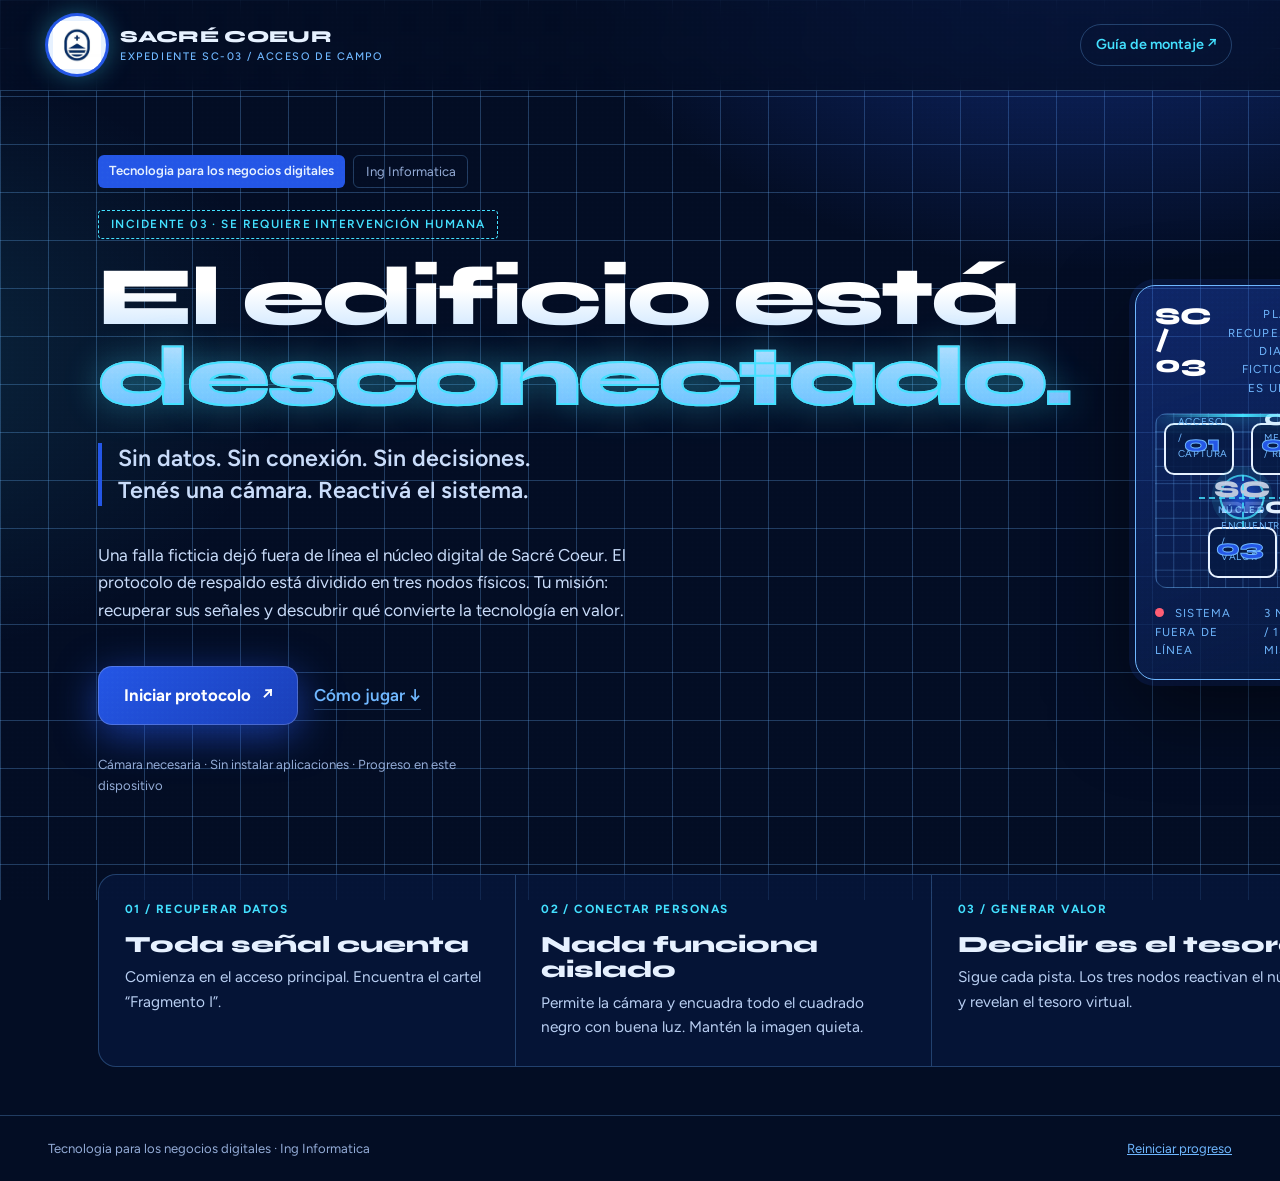
<file: index.html>
<!doctype html>
<html lang="es">
<meta charset="utf-8">
<meta name="viewport" content="width=device-width,initial-scale=1,viewport-fit=cover">
<meta name="theme-color" content="#030d24">
<title>Expediente SC-03 · El edificio desconectado</title>
<link rel="preconnect" href="https://fonts.googleapis.com">
<link rel="preconnect" href="https://fonts.gstatic.com" crossorigin>
<link rel="stylesheet" href="https://fonts.googleapis.com/css2?family=Figtree:wght@400;500;600;700&family=Syne:wght@700;800&display=swap">
<link rel="stylesheet" href="style.css">
<body>
<div class="grain"></div>
<header>
  <a class="brand" href="./"><span class="logo-wrap"><img src="ucu.jpg" alt="Logo de la Universidad Católica del Uruguay" width="68" height="68"></span><span>SACRÉ COEUR <small>EXPEDIENTE SC-03 / ACCESO DE CAMPO</small></span></a>
  <a href="montaje.html">Guía de montaje ↗</a>
</header>
<main>
  <section class="intro">
    <div class="academic"><strong>Tecnologia para los negocios digitales</strong><span>Ing Informatica</span></div>
    <span class="tag">INCIDENTE 03 · SE REQUIERE INTERVENCIÓN HUMANA</span>
    <h1>El edificio está<br><em>desconectado.</em></h1>
    <p class="lead">Sin datos. Sin conexión. Sin decisiones.<br>Tenés una cámara. Reactivá el sistema.</p>
    <p>Una falla ficticia dejó fuera de línea el núcleo digital de Sacré Coeur. El protocolo de respaldo está dividido en tres nodos físicos. Tu misión: recuperar sus señales y descubrir qué convierte la tecnología en valor.</p>
    <div class="actions"><button id="start">Iniciar protocolo <span>↗</span></button><a href="#como">Cómo jugar ↓</a></div>
    <p class="fine">Cámara necesaria · Sin instalar aplicaciones · Progreso en este dispositivo</p>
  </section>
  <section class="art blueprint" aria-label="Plano ficticio del núcleo digital SC-03">
    <div class="plan-top"><span>SC / 03</span><span>PLANO DE RECUPERACIÓN<br>DIAGRAMA FICTICIO · NO ES UN MAPA</span></div>
    <div class="floorplan">
      <div class="room r1"><span>01</span><b>DATOS</b><small>ACCESO / CAPTURA</small></div>
      <div class="room r2"><span>02</span><b>CONEXIÓN</b><small>MEMORIA / RED</small></div>
      <div class="room r3"><span>03</span><b>DECISIÓN</b><small>ENCUENTRO / VALOR</small></div>
      <div class="core"><span>SC</span><b>NÚCLEO</b></div>
      <div class="route route1"></div><div class="route route2"></div><span class="scanline"></span>
    </div>
    <div class="plan-bottom"><span><i></i> SISTEMA FUERA DE LÍNEA</span><span>3 NODOS / 1 MISIÓN</span></div>
  </section>
  <section id="como" class="steps">
    <article><b>01 / RECUPERAR DATOS</b><h2>Toda señal cuenta</h2><p>Comienza en el acceso principal. Encuentra el cartel “Fragmento I”.</p></article>
    <article><b>02 / CONECTAR PERSONAS</b><h2>Nada funciona aislado</h2><p>Permite la cámara y encuadra todo el cuadrado negro con buena luz. Mantén la imagen quieta.</p></article>
    <article><b>03 / GENERAR VALOR</b><h2>Decidir es el tesoro</h2><p>Sigue cada pista. Los tres nodos reactivan el núcleo y revelan el tesoro virtual.</p></article>
  </section>
</main>
<div id="play" hidden>
  <div class="hud"><button id="close" class="secondary">← Salir</button><b id="progress">0 / 3 fragmentos</b><span id="clock">00:00</span></div>
  <div id="scene"></div>
  <div class="reticle" aria-hidden="true"></div>
  <div class="clue" aria-live="polite"><span class="tag" id="status">BUSCANDO SEÑALES</span><h2 id="clueTitle">El primer fragmento</h2><p id="clueText">Busca el marcador I en el acceso principal.</p><div id="dots">○ ○ ○</div></div>
</div>
<dialog id="win">
  <span class="tag">PROTOCOLO SC-03 · SISTEMA RESTAURADO</span>
  <div class="heart">⌘</div>
  <h2>Datos + personas.<br><em>Valor real.</em></h2>
  <p>Recuperaste el núcleo SC-03. La tecnología genera valor cuando conecta datos y personas para tomar mejores decisiones. Ese es el tesoro de los negocios digitales.</p>
  <b id="result"></b>
  <p>Bruno · Maxi · Gonzalo / equipo de verificación: misión cumplida.</p>
  <button id="finish">Volver al inicio</button>
</dialog>
<footer>Tecnologia para los negocios digitales · Ing Informatica <button class="link" id="reset">Reiniciar progreso</button></footer>
<script src="game.js"></script>
</body>
</html>
</file>
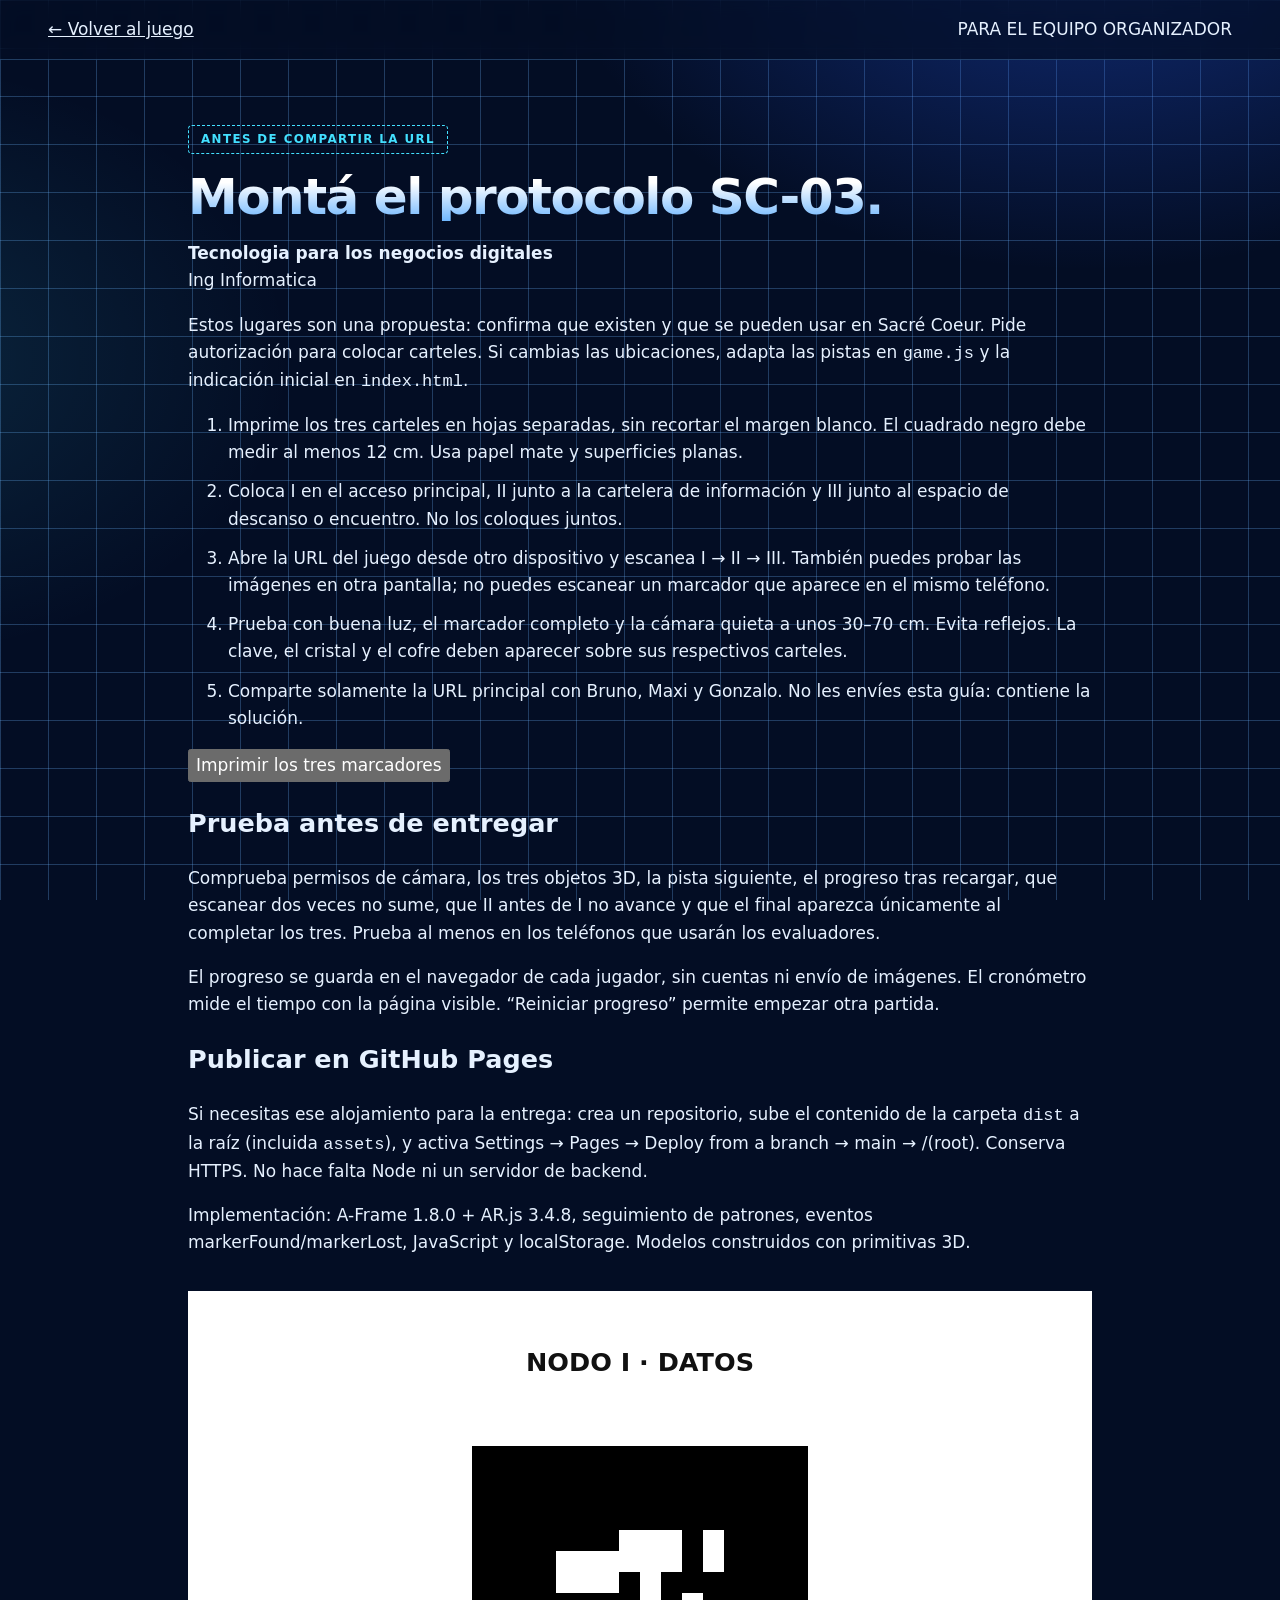
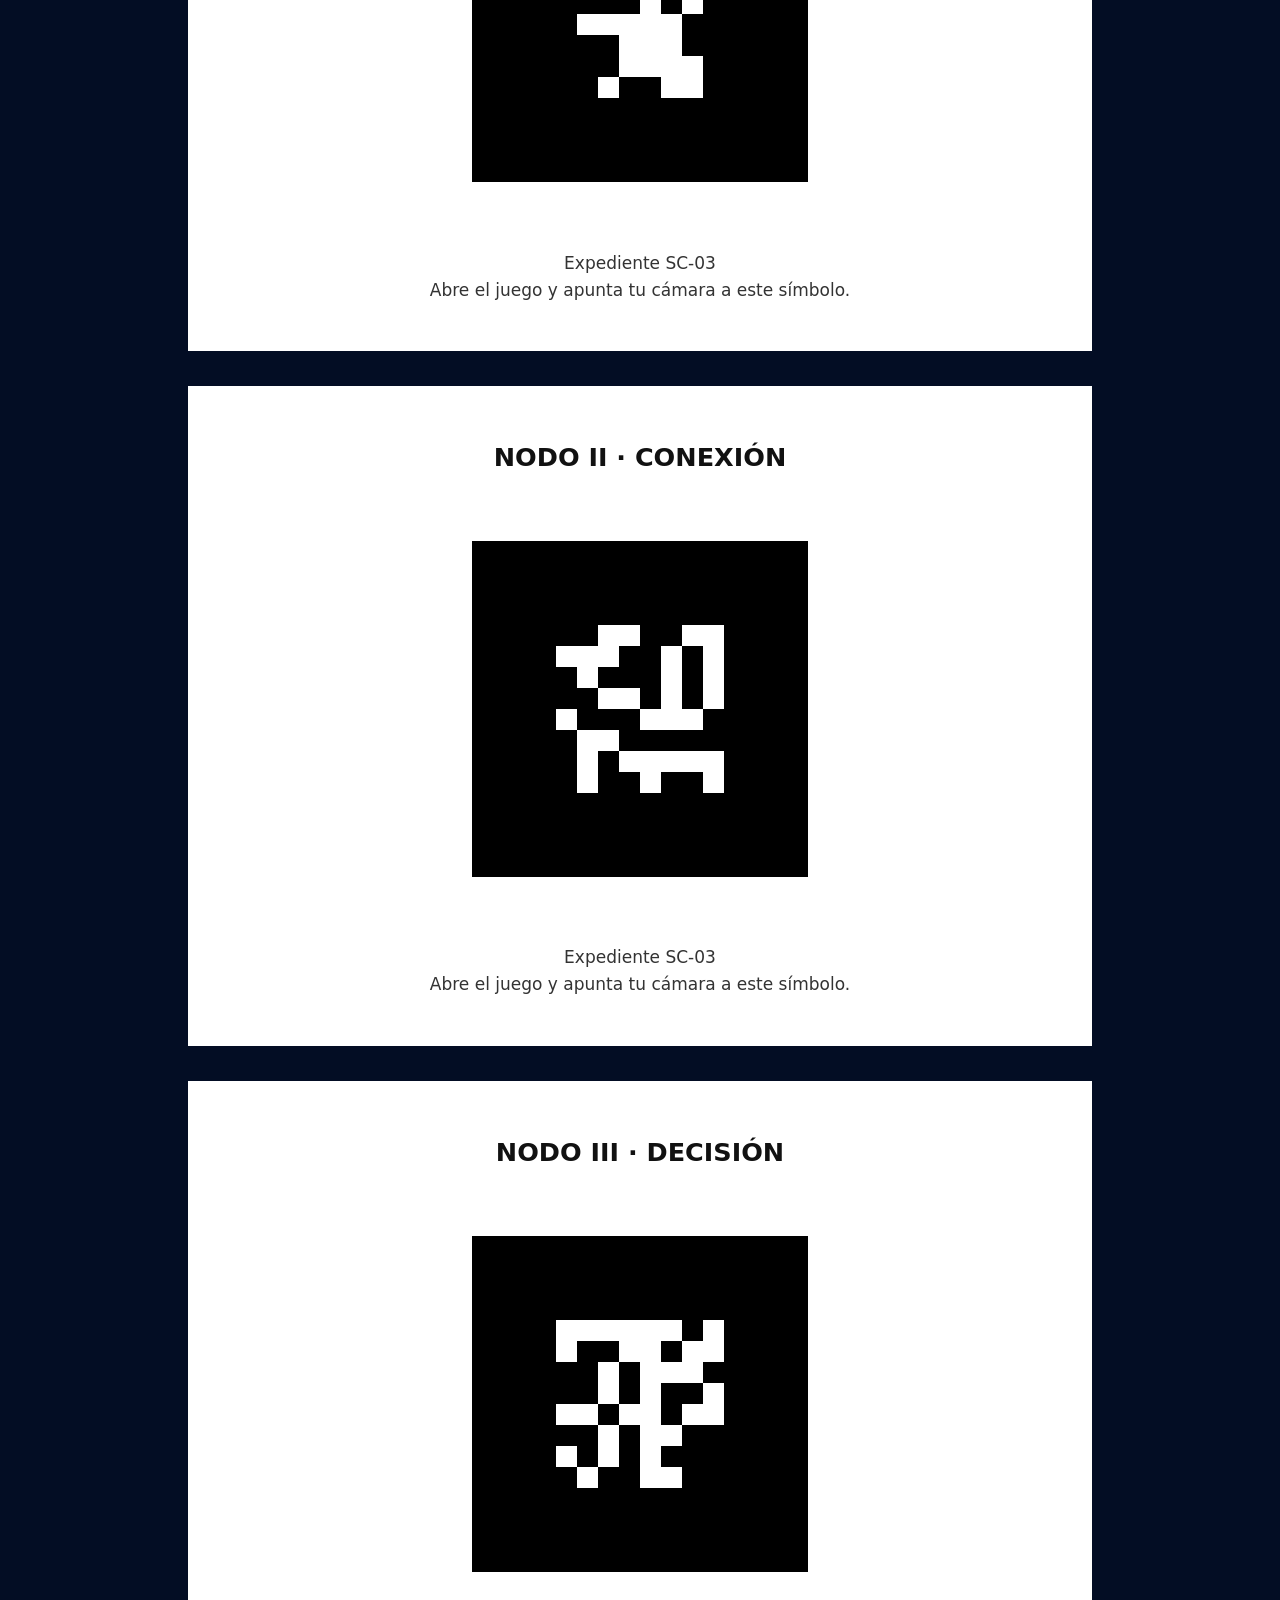
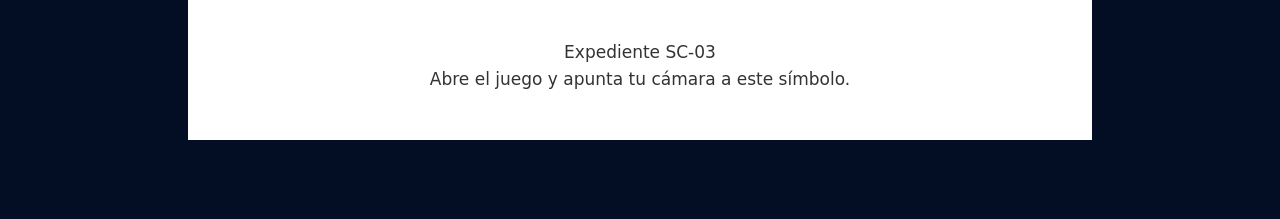
<file: montaje.html>
<!doctype html><html lang="es"><meta charset="utf-8"><meta name="viewport" content="width=device-width,initial-scale=1"><title>Montaje · Sacré Coeur</title><link rel="stylesheet" href="style.css"><style>main{display:block;max-width:1000px}h1{font-size:50px}.marker{background:white;color:#111;margin:35px 0;padding:30px;text-align:center;break-after:page}.marker img{width:min(100%,420px)}.marker p{color:#333}li{margin:12px 0}@media print{header,.guide,footer,.no-print{display:none}body,main{background:white;color:black;margin:0;padding:0}.marker{margin:0;padding:15mm}.marker img{width:140mm}h2{font-size:24pt}}</style><header><a href="./">← Volver al juego</a><span>PARA EL EQUIPO ORGANIZADOR</span></header><main><div class="guide"><span class="tag">ANTES DE COMPARTIR LA URL</span><h1>Montá el protocolo SC-03.</h1><p><strong>Tecnologia para los negocios digitales</strong><br>Ing Informatica</p><p>Estos lugares son una propuesta: confirma que existen y que se pueden usar en Sacré Coeur. Pide autorización para colocar carteles. Si cambias las ubicaciones, adapta las pistas en <code>game.js</code> y la indicación inicial en <code>index.html</code>.</p><ol><li>Imprime los tres carteles en hojas separadas, sin recortar el margen blanco. El cuadrado negro debe medir al menos 12 cm. Usa papel mate y superficies planas.</li><li>Coloca I en el acceso principal, II junto a la cartelera de información y III junto al espacio de descanso o encuentro. No los coloques juntos.</li><li>Abre la URL del juego desde otro dispositivo y escanea I → II → III. También puedes probar las imágenes en otra pantalla; no puedes escanear un marcador que aparece en el mismo teléfono.</li><li>Prueba con buena luz, el marcador completo y la cámara quieta a unos 30–70 cm. Evita reflejos. La clave, el cristal y el cofre deben aparecer sobre sus respectivos carteles.</li><li>Comparte solamente la URL principal con Bruno, Maxi y Gonzalo. No les envíes esta guía: contiene la solución.</li></ol><button onclick="print()">Imprimir los tres marcadores</button><h2>Prueba antes de entregar</h2><p>Comprueba permisos de cámara, los tres objetos 3D, la pista siguiente, el progreso tras recargar, que escanear dos veces no sume, que II antes de I no avance y que el final aparezca únicamente al completar los tres. Prueba al menos en los teléfonos que usarán los evaluadores.</p><p>El progreso se guarda en el navegador de cada jugador, sin cuentas ni envío de imágenes. El cronómetro mide el tiempo con la página visible. “Reiniciar progreso” permite empezar otra partida.</p><h2>Publicar en GitHub Pages</h2><p>Si necesitas ese alojamiento para la entrega: crea un repositorio, sube el contenido de la carpeta <code>dist</code> a la raíz (incluida <code>assets</code>), y activa Settings → Pages → Deploy from a branch → main → /(root). Conserva HTTPS. No hace falta Node ni un servidor de backend.</p><p>Implementación: A-Frame 1.8.0 + AR.js 3.4.8, seguimiento de patrones, eventos markerFound/markerLost, JavaScript y localStorage. Modelos construidos con primitivas 3D.</p></div>
<section class="marker"><h2>NODO I · DATOS</h2><img src="assets/fragmento0.png" alt="Marcador AR del fragmento I"><p>Expediente SC-03<br>Abre el juego y apunta tu cámara a este símbolo.</p></section><section class="marker"><h2>NODO II · CONEXIÓN</h2><img src="assets/fragmento1.png" alt="Marcador AR del fragmento II"><p>Expediente SC-03<br>Abre el juego y apunta tu cámara a este símbolo.</p></section><section class="marker"><h2>NODO III · DECISIÓN</h2><img src="assets/fragmento2.png" alt="Marcador AR del fragmento III"><p>Expediente SC-03<br>Abre el juego y apunta tu cámara a este símbolo.</p></section></main></html>
</file>
<file: style.css>
/* Expediente SC-03 · Cianotipo: azul de Prusia, cobalto y cian eléctrico */
:root{
  --ink:#030d24; --navy:#071a43; --prussian:#0c2a6b; --cobalt:#2456e6;
  --sky:#6fb7ff; --cyan:#43e0ff; --paper:#e6f1ff; --mute:#93abd6;
  --line:rgba(111,183,255,.28);
  --display:"Syne","Arial Black",system-ui,sans-serif;
  --body:"Figtree",system-ui,-apple-system,"Segoe UI",sans-serif;
  --safe-t:env(safe-area-inset-top,0px); --safe-b:env(safe-area-inset-bottom,0px);
}
*{box-sizing:border-box}
html{color-scheme:dark;scroll-behavior:smooth}
body{
  margin:0;min-height:100%;color:var(--paper);font:400 1.0625rem/1.6 var(--body);
  background:
    radial-gradient(900px 600px at 85% -10%,rgba(36,86,230,.45),transparent 60%),
    radial-gradient(700px 500px at -10% 40%,rgba(67,224,255,.12),transparent 60%),
    linear-gradient(var(--line) 1px,transparent 1px) 0 0/48px 48px,
    linear-gradient(90deg,var(--line) 1px,transparent 1px) 0 0/48px 48px,
    var(--ink);
  background-attachment:fixed;
  padding:var(--safe-t) 0 var(--safe-b);
}
.grain{position:fixed;inset:0;pointer-events:none;z-index:60;opacity:.5;mix-blend-mode:overlay;
  background:radial-gradient(rgba(255,255,255,.07) 1px,transparent 1.2px) 0 0/5px 5px}
a{color:inherit}
:focus-visible{outline:2px solid var(--cyan);outline-offset:3px;border-radius:4px}

/* Cabecera */
header{display:flex;justify-content:space-between;align-items:center;gap:1rem;
  padding:1rem clamp(1rem,4vw,3rem);border-bottom:1px solid var(--line);
  background:rgba(3,13,36,.7);backdrop-filter:blur(10px);position:sticky;top:0;z-index:20}
.brand{display:flex;align-items:center;gap:.9rem;text-decoration:none;font:800 1.05rem/1.1 var(--display);letter-spacing:.02em}
.brand small{display:block;margin-top:.35rem;font:500 .68rem/1 var(--body);letter-spacing:.14em;color:var(--sky)}
.logo-wrap{display:grid;place-items:center;width:58px;height:58px;border-radius:50%;background:var(--paper);
  box-shadow:0 0 0 3px var(--cobalt),0 0 28px rgba(67,224,255,.45);overflow:hidden;flex:none}
.logo-wrap img{width:84%;height:84%;object-fit:contain}
header>a:last-child{font-weight:600;font-size:.9rem;color:var(--cyan);text-decoration:none;
  border:1px solid var(--line);padding:.55rem .9rem;border-radius:999px;transition:background .2s,border-color .2s}
header>a:last-child:hover{background:rgba(67,224,255,.12);border-color:var(--cyan)}

/* Layout principal */
main{max-width:1180px;margin:0 auto;padding:clamp(1.5rem,5vw,4rem) clamp(1rem,4vw,3rem) 3rem;
  display:grid;grid-template-columns:1.05fr .95fr;gap:clamp(2rem,5vw,4rem);align-items:center}
.intro{display:flex;flex-direction:column;align-items:flex-start}
.steps{grid-column:1/-1}

.academic{display:flex;flex-wrap:wrap;gap:.5rem;margin-bottom:1.4rem;font-size:.82rem}
.academic strong{background:var(--cobalt);padding:.3rem .7rem;border-radius:6px;font-weight:600}
.academic span{border:1px solid var(--line);padding:.3rem .7rem;border-radius:6px;color:var(--mute)}
.tag{display:inline-block;font:600 .74rem/1.2 var(--body);letter-spacing:.12em;color:var(--cyan);
  padding:.4rem .75rem;border:1px dashed var(--cyan);border-radius:4px;margin-bottom:1.2rem}

h1{margin:0 0 1.2rem;font:800 clamp(2.6rem,7vw,5.2rem)/.96 var(--display);letter-spacing:-.03em;
  background:linear-gradient(180deg,#fff 20%,var(--sky) 100%);-webkit-background-clip:text;background-clip:text;color:transparent}
h1 em{font-style:normal;-webkit-text-stroke:2px var(--cyan);color:transparent;text-shadow:0 0 36px rgba(67,224,255,.45)}
.lead{font-size:clamp(1.15rem,2.2vw,1.45rem);font-weight:600;line-height:1.35;color:#fff;
  border-left:4px solid var(--cobalt);padding-left:1rem;margin:.4rem 0 1.2rem}
.intro p{max-width:52ch;color:#c9dcfa}
.actions{display:flex;flex-wrap:wrap;gap:1rem;align-items:center;margin:1.6rem 0 1rem}
button{font:inherit;cursor:pointer}
#start{display:inline-flex;gap:.7rem;align-items:center;border:0;color:#fff;font-weight:700;font-size:1.05rem;
  padding:1rem 1.6rem;border-radius:14px;background:linear-gradient(135deg,var(--cobalt),#1a3fb8);
  box-shadow:0 0 0 1px rgba(255,255,255,.2) inset,0 10px 40px rgba(36,86,230,.6);transition:transform .15s,box-shadow .2s}
#start:hover{transform:translateY(-2px);box-shadow:0 0 0 1px var(--cyan) inset,0 14px 50px rgba(67,224,255,.4)}
#start:active{transform:translateY(0)}
.actions a{color:var(--sky);font-weight:600;text-decoration:none;border-bottom:1px solid var(--line)}
.actions a:hover{color:var(--cyan);border-color:var(--cyan)}
.fine{font-size:.82rem;color:var(--mute)!important}

/* Plano */
.blueprint{position:relative;padding:1.2rem;border:1px solid var(--sky);border-radius:20px;
  background:linear-gradient(160deg,rgba(36,86,230,.35),rgba(7,26,67,.9));
  box-shadow:0 0 0 6px rgba(36,86,230,.12),0 30px 80px rgba(0,0,0,.5)}
.plan-top,.plan-bottom{display:flex;justify-content:space-between;gap:1rem;font-size:.72rem;letter-spacing:.1em;color:var(--sky)}
.plan-top span:first-child{font:800 1.5rem/1 var(--display);color:#fff;letter-spacing:0}
.plan-top span:last-child{text-align:right}
.floorplan{position:relative;aspect-ratio:1/1;margin:1rem 0;border:1px solid var(--line);border-radius:12px;overflow:hidden;
  background:linear-gradient(var(--line) 1px,transparent 1px) 0 0/10% 10%,linear-gradient(90deg,var(--line) 1px,transparent 1px) 0 0/10% 10%}
.room{position:absolute;width:40%;height:30%;padding:.7rem;border:2px solid var(--paper);border-radius:10px;
  background:rgba(7,26,67,.85);display:flex;flex-direction:column;justify-content:flex-end;transition:border-color .2s,box-shadow .2s}
.room:hover{border-color:var(--cyan);box-shadow:0 0 24px rgba(67,224,255,.5)}
.room span{position:absolute;top:.5rem;right:.7rem;font:800 1.4rem/1 var(--display);color:var(--cobalt);-webkit-text-stroke:1px var(--sky)}
.room b{font:800 clamp(.8rem,2.2vw,1.1rem) var(--display);letter-spacing:.04em}
.room small{font-size:.62rem;letter-spacing:.08em;color:var(--sky)}
.r1{left:5%;top:5%}.r2{right:5%;top:5%}.r3{left:30%;bottom:5%}
.core{position:absolute;left:50%;top:48%;width:26%;aspect-ratio:1;transform:translate(-50%,-50%);border-radius:50%;
  display:grid;place-content:center;text-align:center;background:radial-gradient(circle,var(--cobalt),var(--prussian));
  border:2px solid var(--cyan);box-shadow:0 0 0 8px rgba(67,224,255,.12);opacity:.8;animation:pulse 3.2s ease-in-out infinite}
.core span{font:800 1.5rem/1 var(--display)}.core b{font-size:.6rem;letter-spacing:.14em;color:var(--sky)}
.route{position:absolute;border:0 dashed var(--cyan);opacity:.8}
.route1{left:25%;right:25%;top:48%;border-top-width:2px}
.route2{left:50%;top:35%;bottom:35%;border-left-width:2px}
.scanline{position:absolute;left:0;right:0;height:3px;background:linear-gradient(90deg,transparent,var(--cyan),transparent);
  box-shadow:0 0 18px var(--cyan);animation:scan 5s linear infinite}
.plan-bottom i{display:inline-block;width:9px;height:9px;border-radius:50%;background:#ff5d73;margin-right:.45rem;animation:blink 1.4s steps(2) infinite}
@keyframes scan{from{top:-3%}to{top:103%}}
@keyframes pulse{50%{box-shadow:0 0 0 18px rgba(67,224,255,.04)}}
@keyframes blink{50%{opacity:.2}}

/* Pasos */
.steps{display:grid;grid-template-columns:repeat(3,1fr);gap:0;border:1px solid var(--line);border-radius:18px;overflow:hidden;background:rgba(7,26,67,.6)}
.steps article{padding:1.6rem;border-right:1px solid var(--line)}
.steps article:last-child{border:0}
.steps b{display:block;color:var(--cyan);font-size:.74rem;letter-spacing:.12em;margin-bottom:.8rem}
.steps h2{margin:0 0 .5rem;font:800 1.45rem/1.1 var(--display)}
.steps p{margin:0;color:#b9cff2;font-size:.96rem}

/* Juego */
#play{position:fixed;inset:0;z-index:50;background:var(--ink)}
#play[hidden]{display:none}
#scene{position:absolute;inset:0;overflow:hidden}
#scene video,#scene canvas{width:100%;height:100%;object-fit:cover}
.hud{position:absolute;top:0;left:0;right:0;z-index:3;display:flex;justify-content:space-between;align-items:center;gap:.8rem;
  padding:calc(.8rem + var(--safe-t)) 1rem .8rem;background:linear-gradient(rgba(3,13,36,.9),transparent)}
.hud b{font-weight:700;color:var(--cyan)}
#clock{font-variant-numeric:tabular-nums;color:var(--paper)}
.secondary{background:rgba(7,26,67,.8);color:var(--paper);border:1px solid var(--sky);padding:.5rem .9rem;border-radius:999px;font-weight:600}
.secondary:hover{border-color:var(--cyan);color:var(--cyan)}
.reticle{position:absolute;z-index:2;left:50%;top:44%;width:min(62vw,300px);aspect-ratio:1;transform:translate(-50%,-50%);pointer-events:none;
  --c:var(--cyan);
  background:
    linear-gradient(var(--c),var(--c)) 0 0/36px 3px,linear-gradient(var(--c),var(--c)) 0 0/3px 36px,
    linear-gradient(var(--c),var(--c)) 100% 0/36px 3px,linear-gradient(var(--c),var(--c)) 100% 0/3px 36px,
    linear-gradient(var(--c),var(--c)) 0 100%/36px 3px,linear-gradient(var(--c),var(--c)) 0 100%/3px 36px,
    linear-gradient(var(--c),var(--c)) 100% 100%/36px 3px,linear-gradient(var(--c),var(--c)) 100% 100%/3px 36px;
  background-repeat:no-repeat;filter:drop-shadow(0 0 8px var(--cyan))}
.clue{position:absolute;z-index:3;left:0;right:0;bottom:0;padding:1.2rem 1.2rem calc(1.2rem + var(--safe-b));
  background:linear-gradient(transparent,rgba(3,13,36,.96) 35%);border-top:1px solid var(--line);backdrop-filter:blur(6px)}
.clue h2{margin:.2rem 0 .3rem;font:800 1.5rem/1.1 var(--display)}
.clue p{margin:0 0 .6rem;color:#c9dcfa;max-width:60ch}
#dots{font-size:1.2rem;letter-spacing:.35em;color:var(--cyan)}

/* Final */
dialog{width:min(92vw,520px);padding:2rem;border:1px solid var(--cyan);border-radius:22px;color:var(--paper);text-align:center;
  background:linear-gradient(160deg,var(--prussian),var(--ink));box-shadow:0 0 0 8px rgba(36,86,230,.2),0 0 90px rgba(67,224,255,.35)}
dialog::backdrop{background:rgba(3,13,36,.85);backdrop-filter:blur(6px)}
.heart{width:84px;height:84px;margin:1rem auto;display:grid;place-items:center;border-radius:50%;font-size:2.4rem;
  background:radial-gradient(circle,var(--cobalt),var(--prussian));border:2px solid var(--cyan);box-shadow:0 0 40px rgba(67,224,255,.6)}
dialog h2{margin:0 0 1rem;font:800 2.2rem/1 var(--display)}
dialog h2 em{font-style:normal;color:var(--cyan)}
dialog p{color:#c9dcfa;font-size:.95rem}
#result{display:block;margin:.6rem 0;color:var(--cyan);font-variant-numeric:tabular-nums}
#finish{margin-top:.8rem;border:0;padding:.9rem 1.5rem;border-radius:12px;font-weight:700;color:#fff;
  background:linear-gradient(135deg,var(--cobalt),#1a3fb8);box-shadow:0 8px 30px rgba(36,86,230,.55)}

footer{display:flex;flex-wrap:wrap;justify-content:space-between;gap:.8rem;align-items:center;
  padding:1.4rem clamp(1rem,4vw,3rem);border-top:1px solid var(--line);font-size:.82rem;color:var(--mute)}
.link{background:none;border:0;color:var(--sky);text-decoration:underline;padding:0}
.link:hover{color:var(--cyan)}

@media (max-width:860px){
  main{grid-template-columns:1fr}
  .steps{grid-template-columns:1fr}
  .steps article{border-right:0;border-bottom:1px solid var(--line)}
  .brand small{font-size:.58rem}
  header>a:last-child{display:none}
}
@media (prefers-reduced-motion:reduce){*{animation:none!important;transition:none!important;scroll-behavior:auto!important}}
</file>
